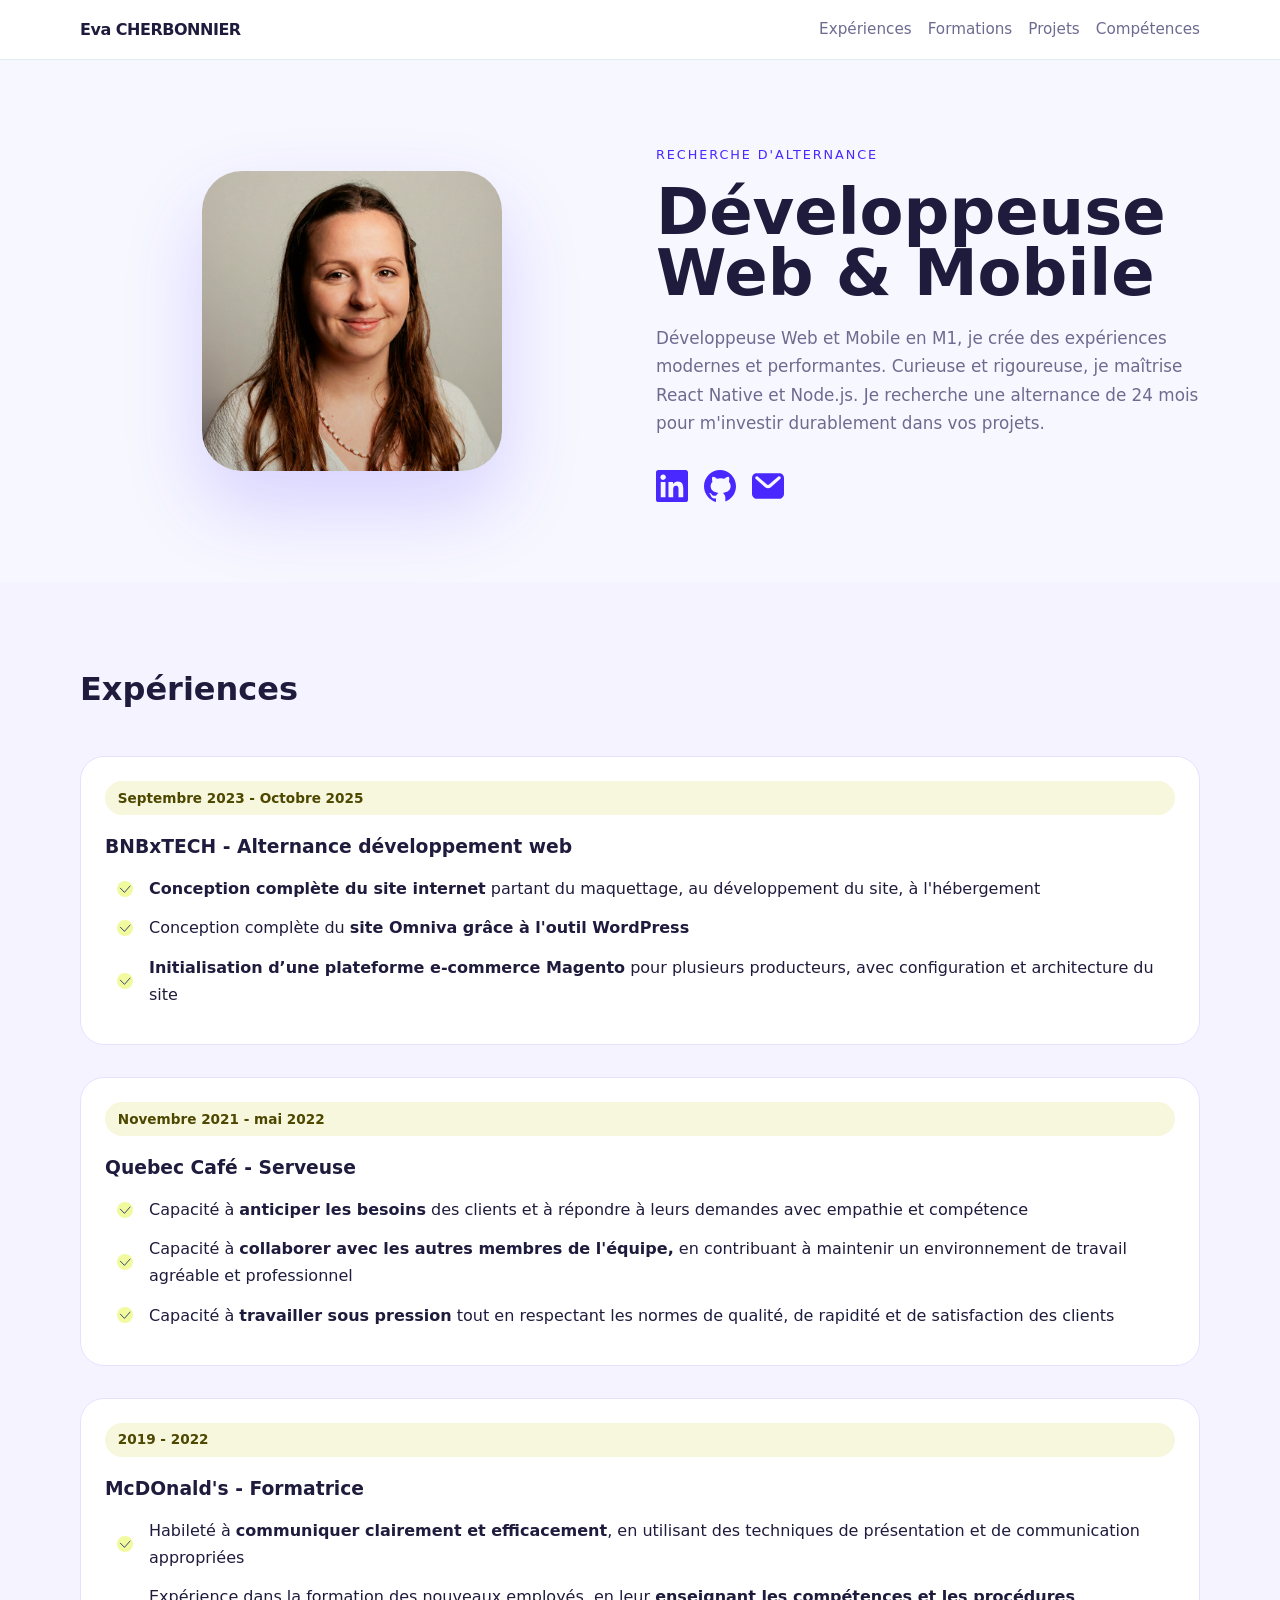
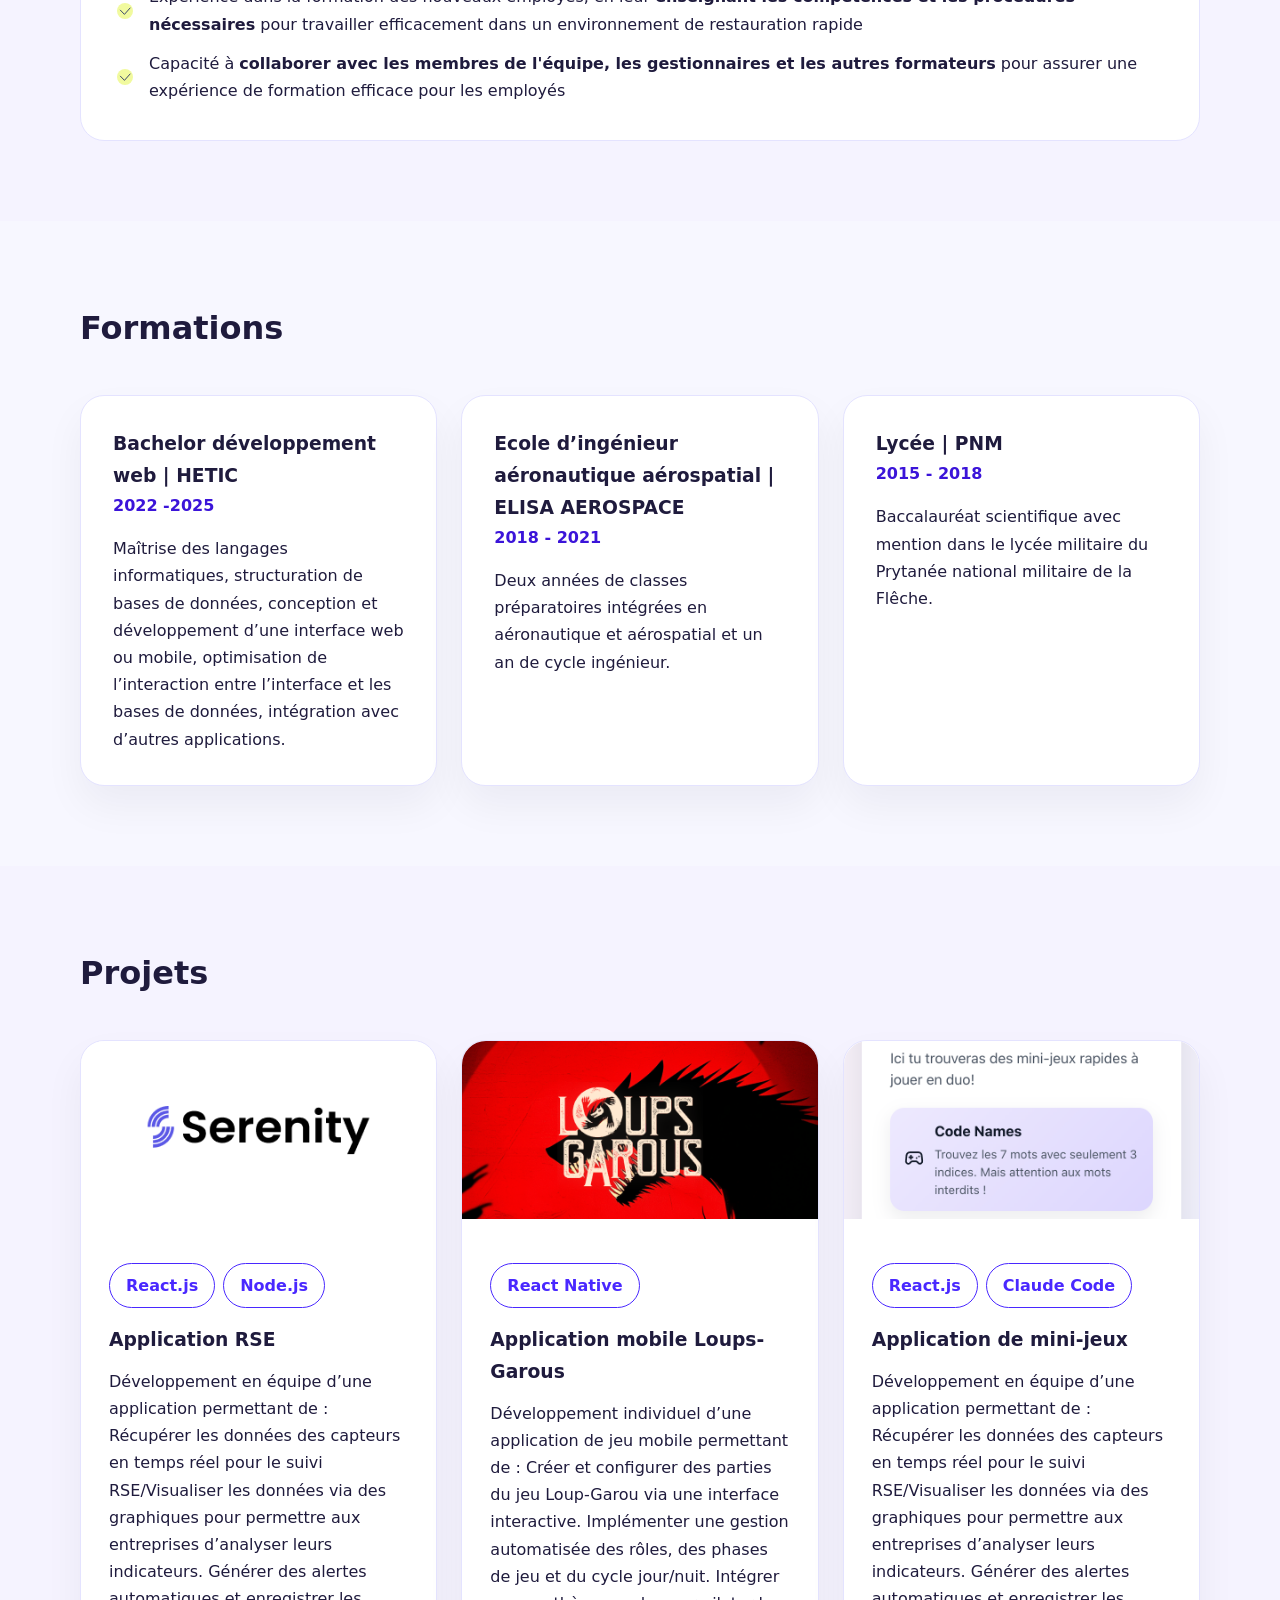
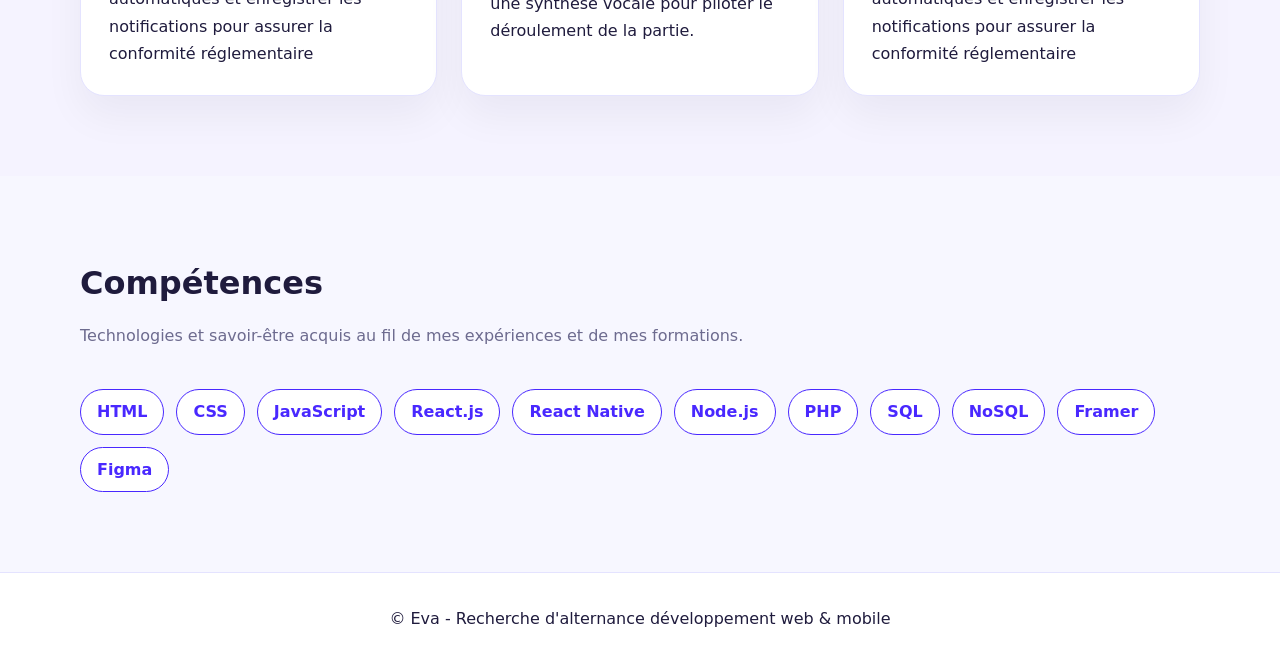
<file: index.html>
<!doctype html>
<html lang="fr">
  <head>
    <meta charset="UTF-8" />
    <meta name="viewport" content="width=device-width, initial-scale=1.0" />
    <title>Portfolio Alternance | Développement Web & Mobile</title>
    <link rel="stylesheet" href="styles.css" />
  </head>
  <body>
    <header class="site-header">
      <div class="container header-inner">
        <a href="index.html" class="logo">Eva CHERBONNIER</a>
        <button class="burger" aria-label="Menu">
          <span></span>
          <span></span>
          <span></span>
        </button>
        <nav class="site-nav">
          <a href="#experiences">Expériences</a>
          <a href="#formation">Formations</a>
          <a href="#projets">Projets</a>
          <a href="#skills">Compétences</a>
        </nav>
      </div>
    </header>

    <main>
      <section id="hero" class="hero section-padding">
        <div class="container hero-grid">
          <div class="hero-photo-card">
            <div class="hero-photo" aria-label="Photo de Eva"></div>
          </div>
          <div class="hero-text">
            <p class="eyebrow">Recherche d'alternance</p>
            <h1>Développeuse Web & Mobile</h1>
            <p class="hero-description">
              Développeuse Web et Mobile en M1, je crée des expériences modernes
              et performantes. Curieuse et rigoureuse, je maîtrise React Native
              et Node.js. Je recherche une alternance de 24 mois pour m'investir
              durablement dans vos projets.
            </p>
            <div class="hero-actions">
              <a href="https://www.linkedin.com/in/eva-cherbonnier"
                ><img
                  src="./assets/LinkedIn.svg"
                  alt="LinkedIn"
                  class="icon-link"
              /></a>
              <a href="https://github.com/cherbobs"
                ><img src="./assets/Github.svg" alt="GitHub" class="icon-link"
              /></a>
              <a href="mailto:cherbonniereva@gmail.com"
                ><img src="./assets/Mail.svg" alt="Mail" class="icon-link"
              /></a>
            </div>
          </div>
        </div>
      </section>

      <section id="experiences" class="section-padding section-muted">
        <div class="container">
          <div class="section-header">
            <h2>Expériences</h2>
          </div>
          <div class="timeline">
            <div class="timeline-item">
              <span class="timeline-date">Septembre 2023 - Octobre 2025</span>
              <div>
                <h3>BNBxTECH - Alternance développement web</h3>
                <div class="description">
                  <div class="text-point">
                    <img
                      src="./assets/bullet-point.svg"
                      alt="bullet point"
                      class="bullet-point"
                    />
                    <p>
                      <b>Conception complète du site internet</b> partant du
                      maquettage, au développement du site, à l'hébergement
                    </p>
                  </div>
                  <div class="text-point">
                    <img
                      src="./assets/bullet-point.svg"
                      alt="bullet point"
                      class="bullet-point"
                    />
                    <p>
                      Conception complète du
                      <b>site Omniva grâce à l'outil WordPress</b>
                    </p>
                  </div>
                  <div class="text-point">
                    <img
                      src="./assets/bullet-point.svg"
                      alt="bullet point"
                      class="bullet-point"
                    />
                    <p>
                      <b>Initialisation d’une plateforme e-commerce Magento</b>
                      pour plusieurs producteurs, avec configuration et
                      architecture du site
                    </p>
                  </div>
                </div>
              </div>
            </div>
            <div class="timeline-item">
              <span class="timeline-date">Novembre 2021 - mai 2022</span>
              <div>
                <h3>Quebec Café - Serveuse</h3>
                <div class="description">
                  <div class="text-point">
                    <img
                      src="./assets/bullet-point.svg"
                      alt="bullet point"
                      class="bullet-point"
                    />
                    <p>
                      Capacité à <b>anticiper les besoins</b> des clients et à
                      répondre à leurs demandes avec empathie et compétence
                    </p>
                  </div>
                  <div class="text-point">
                    <img
                      src="./assets/bullet-point.svg"
                      alt="bullet point"
                      class="bullet-point"
                    />
                    <p>
                      Capacité à
                      <b>collaborer avec les autres membres de l'équipe,</b> en
                      contribuant à maintenir un environnement de travail
                      agréable et professionnel
                    </p>
                  </div>
                  <div class="text-point">
                    <img
                      src="./assets/bullet-point.svg"
                      alt="bullet point"
                      class="bullet-point"
                    />
                    <p>
                      Capacité à <b>travailler sous pression</b> tout en
                      respectant les normes de qualité, de rapidité et de
                      satisfaction des clients
                    </p>
                  </div>
                </div>
              </div>
            </div>
            <div class="timeline-item">
              <span class="timeline-date">2019 - 2022</span>
              <div>
                <h3>McDOnald's - Formatrice</h3>
                <div class="description">
                  <div class="text-point">
                    <img
                      src="./assets/bullet-point.svg"
                      alt="bullet point"
                      class="bullet-point"
                    />
                    <p>
                      Habileté à
                      <b>communiquer clairement et efficacement</b>, en
                      utilisant des techniques de présentation et de
                      communication appropriées
                    </p>
                  </div>
                  <div class="text-point">
                    <img
                      src="./assets/bullet-point.svg"
                      alt="bullet point"
                      class="bullet-point"
                    />
                    <p>
                      Expérience dans la formation des nouveaux employés, en
                      leur
                      <b
                        >enseignant les compétences et les procédures
                        nécessaires</b
                      >
                      pour travailler efficacement dans un environnement de
                      restauration rapide
                    </p>
                  </div>
                  <div class="text-point">
                    <img
                      src="./assets/bullet-point.svg"
                      alt="bullet point"
                      class="bullet-point"
                    />
                    <p>
                      Capacité à
                      <b
                        >collaborer avec les membres de l'équipe, les
                        gestionnaires et les autres formateurs</b
                      >
                      pour assurer une expérience de formation efficace pour les
                      employés
                    </p>
                  </div>
                </div>
              </div>
            </div>
          </div>
        </div>
      </section>

      <section id="formation" class="section-padding">
        <div class="container">
          <div class="section-header">
            <h2>Formations</h2>
          </div>
          <div class="card-grid">
            <article class="project-card">
              <h3>Bachelor développement web | HETIC</h3>
              <p class="meta">2022 -2025</p>
              <p>
                Maîtrise des langages informatiques, structuration de bases de
                données, conception et développement d’une interface web ou
                mobile, optimisation de l’interaction entre l’interface et les
                bases de données, intégration avec d’autres applications.
              </p>
            </article>
            <article class="project-card">
              <h3>
                Ecole d’ingénieur aéronautique aérospatial | ELISA AEROSPACE
              </h3>
              <p class="meta">2018 - 2021</p>
              <p>
                Deux années de classes préparatoires intégrées en aéronautique
                et aérospatial et un an de cycle ingénieur.
              </p>
            </article>
            <article class="project-card">
              <h3>Lycée | PNM</h3>
              <p class="meta">2015 - 2018</p>
              <p>
                Baccalauréat scientifique avec mention dans le lycée militaire
                du Prytanée national militaire de la Flêche.
              </p>
            </article>
          </div>
        </div>
      </section>

      <section id="projets" class="section-padding section-muted">
        <div class="container">
          <div class="section-header">
            <h2>Projets</h2>
            <p></p>
          </div>
          <div class="card-grid">
            <a href="serenity.html" class="card card-link">
              <img
                src="./assets/serenity.png"
                alt="Portfolio interactif"
                class="project-image"
              />
              <div class="card-text">
                <div class="stack-tags">
                  <span class="skill">React.js</span>
                  <span class="skill">Node.js</span>
                </div>
                <h3>Application RSE</h3>
                <p>
                  Développement en équipe d’une application permettant de :
                  Récupérer les données des capteurs en temps réel pour le suivi
                  RSE/Visualiser les données via des graphiques pour permettre
                  aux entreprises d’analyser leurs indicateurs. Générer des
                  alertes automatiques et enregistrer les notifications pour
                  assurer la conformité réglementaire
                </p>
              </div>
            </a>
            <a href="werewolf.html" class="card card-link">
              <img
                src="./assets/werewolf.png"
                alt="Application mobile"
                class="project-image"
              />
              <div class="card-text">
                <div class="stack-tags">
                  <span class="skill">React Native</span>
                </div>

                <h3>Application mobile Loups-Garous</h3>
                <p>
                  Développement individuel d’une application de jeu mobile
                  permettant de : Créer et configurer des parties du jeu
                  Loup-Garou via une interface interactive. Implémenter une
                  gestion automatisée des rôles, des phases de jeu et du cycle
                  jour/nuit. Intégrer une synthèse vocale pour piloter le
                  déroulement de la partie.
                </p>
              </div>
            </a>
            <a href="minigames.html" class="card card-link">
              <img
                src="./assets/mini-games.png"
                alt="Portfolio interactif"
                class="project-image"
              />
              <div class="card-text">
                <div class="stack-tags">
                  <span class="skill">React.js</span>
                  <span class="skill">Claude Code</span>
                </div>
                <h3>Application de mini-jeux</h3>
                <p>
                  Développement en équipe d’une application permettant de :
                  Récupérer les données des capteurs en temps réel pour le suivi
                  RSE/Visualiser les données via des graphiques pour permettre
                  aux entreprises d’analyser leurs indicateurs. Générer des
                  alertes automatiques et enregistrer les notifications pour
                  assurer la conformité réglementaire
                </p>
              </div>
            </a>
          </div>
        </div>
      </section>

      <section id="skills" class="section-padding">
        <div class="container">
          <div class="section-header">
            <h2>Compétences</h2>
            <p>
              Technologies et savoir-être acquis au fil de mes expériences et de
              mes formations.
            </p>
          </div>
          <div class="skills-grid">
            <span class="skill">HTML</span>
            <span class="skill">CSS</span>
            <span class="skill">JavaScript</span>
            <span class="skill">React.js</span>
            <span class="skill">React Native</span>
            <span class="skill">Node.js</span>
            <span class="skill">PHP</span>
            <span class="skill">SQL</span>
            <span class="skill">NoSQL</span>
            <span class="skill">Framer</span>
            <span class="skill">Figma</span>
          </div>
        </div>
      </section>
    </main>

    <footer class="site-footer">
      <div class="container footer-inner">
        <p>
          © <span id="currentYear"></span> Eva - Recherche d'alternance
          développement web & mobile
        </p>
      </div>
    </footer>

    <script src="script.js"></script>
  </body>
</html>
</file>
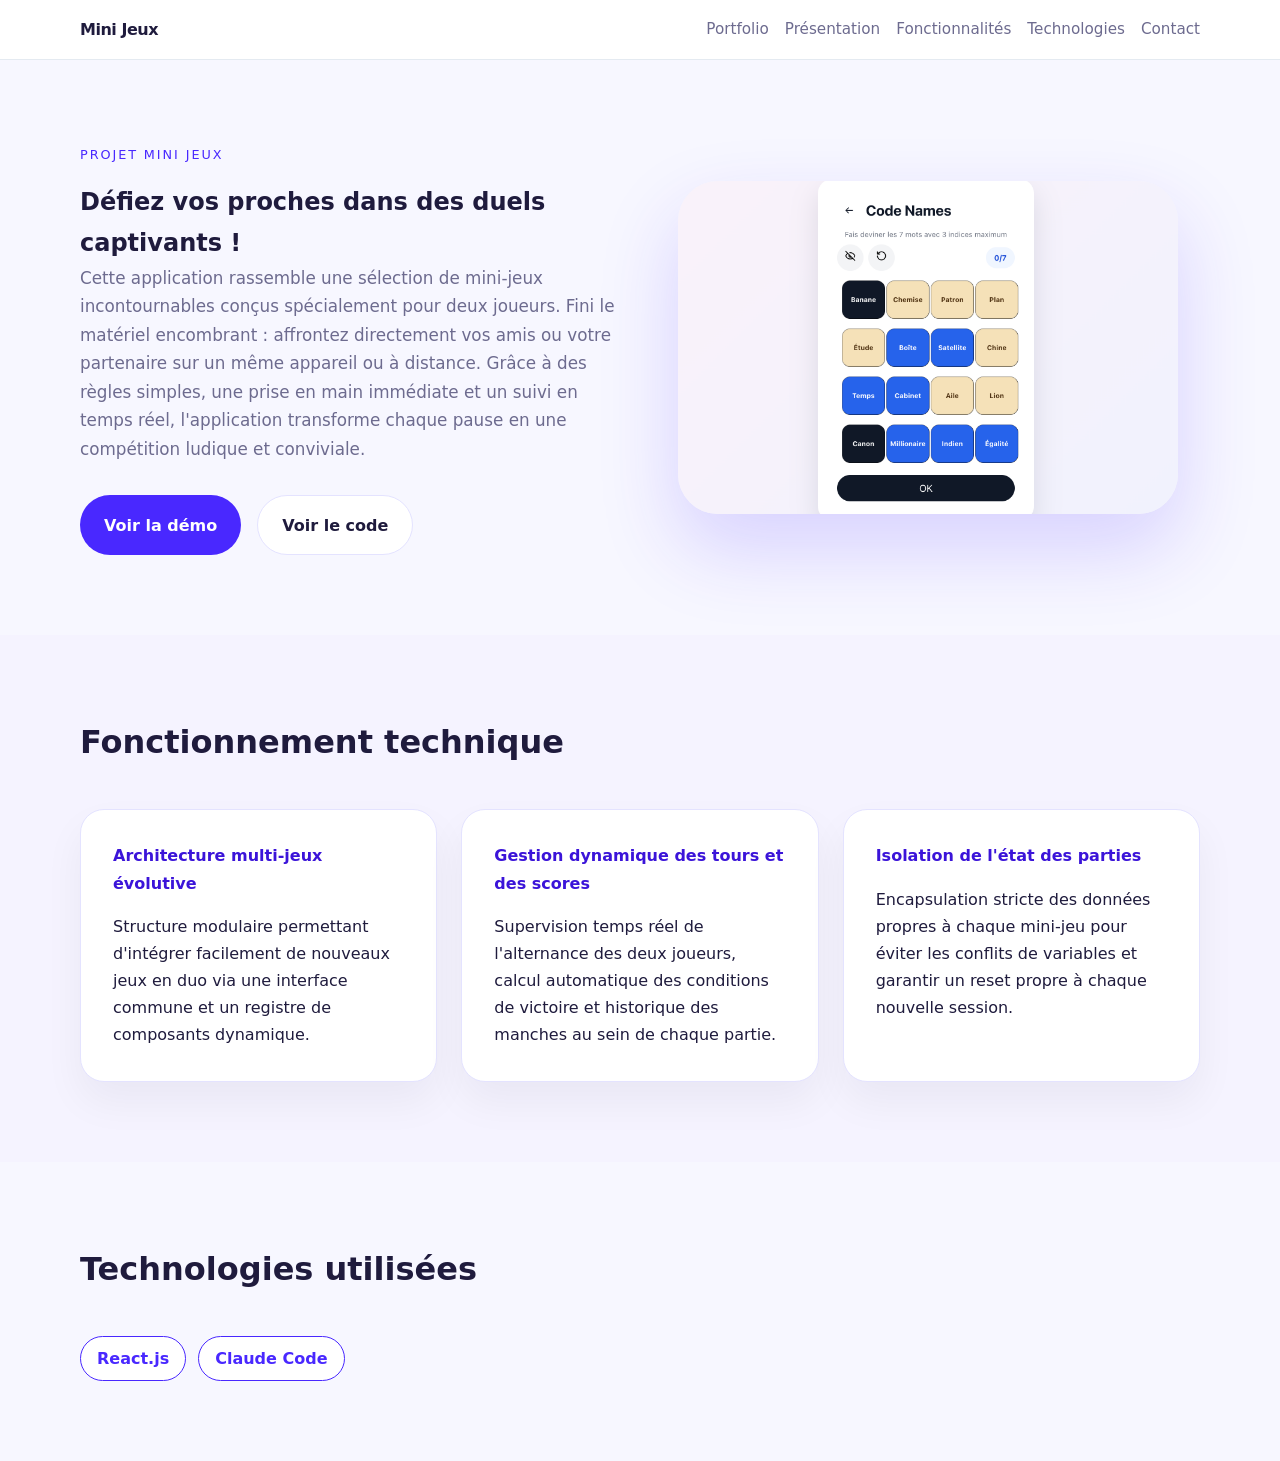
<file: minigames.html>
<!doctype html>
<html lang="fr">
  <head>
    <meta charset="UTF-8" />
    <meta name="viewport" content="width=device-width, initial-scale=1.0" />
    <title>Mini Jeux | Projet de présentation</title>
    <link rel="stylesheet" href="styles.css" />
  </head>
  <body>
    <header class="site-header">
      <div class="container header-inner">
        <div class="logo">Mini Jeux</div>
        <nav class="site-nav">
          <a href="index.html#projets">Portfolio</a>
          <a href="#presentation">Présentation</a>
          <a href="#fonctionnalites">Fonctionnalités</a>
          <a href="#tech">Technologies</a>
          <a href="#contact">Contact</a>
        </nav>
      </div>
    </header>

    <main>
      <section id="presentation" class="hero section-padding">
        <div class="container hero-grid">
          <div class="hero-text">
            <p class="eyebrow">Projet Mini Jeux</p>
            <h2>Défiez vos proches dans des duels captivants !</h2>
            <p class="hero-description">
              Cette application rassemble une sélection de mini-jeux
              incontournables conçus spécialement pour deux joueurs. Fini le
              matériel encombrant : affrontez directement vos amis ou votre
              partenaire sur un même appareil ou à distance. Grâce à des règles
              simples, une prise en main immédiate et un suivi en temps réel,
              l'application transforme chaque pause en une compétition ludique
              et conviviale.
            </p>
            <div class="hero-actions">
              <a href="https://mini-jeux-six.vercel.app/" class="button"
                >Voir la démo</a
              >
              <a
                href="https://github.com/cherbobs/mini-jeux"
                class="button button-secondary"
                >Voir le code</a
              >
            </div>
          </div>
          <div class="hero-photo-card">
            <div
              class="hero-photo-minigames"
              aria-label="Illustration de l'application Mini Jeux"
            ></div>
          </div>
        </div>
      </section>

      <section id="fonctionnalites" class="section-padding section-muted">
        <div class="container">
          <div class="section-header">
            <h2>Fonctionnement technique</h2>
          </div>
          <div class="card-grid">
            <article class="project-card">
              <p class="meta">Architecture multi-jeux évolutive</p>
              <p>
                Structure modulaire permettant d'intégrer facilement de nouveaux
                jeux en duo via une interface commune et un registre de
                composants dynamique.
              </p>
            </article>
            <article class="project-card">
              <p class="meta">Gestion dynamique des tours et des scores</p>
              <p>
                Supervision temps réel de l'alternance des deux joueurs, calcul
                automatique des conditions de victoire et historique des manches
                au sein de chaque partie.
              </p>
            </article>
            <article class="project-card">
              <p class="meta">Isolation de l'état des parties</p>
              <p>
                Encapsulation stricte des données propres à chaque mini-jeu pour
                éviter les conflits de variables et garantir un reset propre à
                chaque nouvelle session.
              </p>
            </article>
          </div>
        </div>
      </section>

      <section id="tech" class="section-padding">
        <div class="container">
          <div class="section-header">
            <h2>Technologies utilisées</h2>
          </div>
          <div class="skills-grid">
            <span class="skill">React.js</span>
            <span class="skill">Claude Code</span>
          </div>
        </div>
      </section>
    </main>
  </body>
</html>
</file>
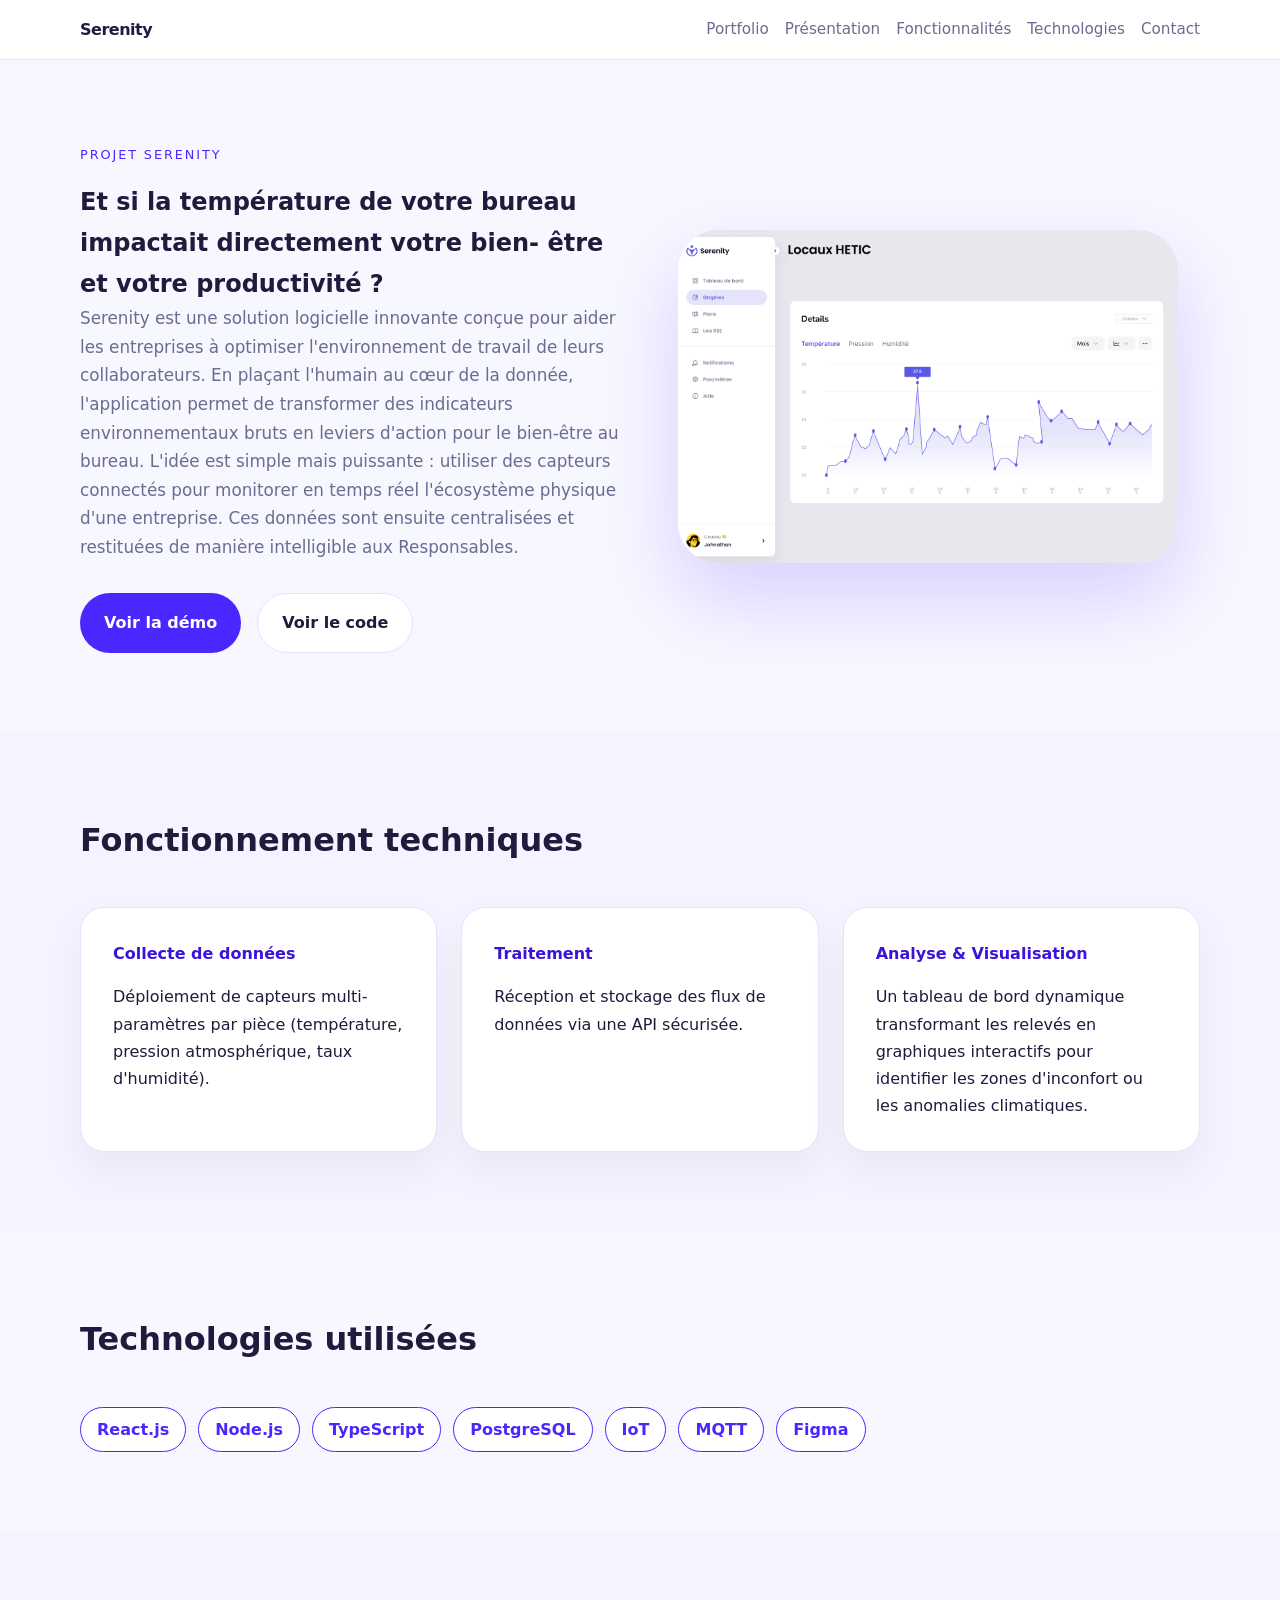
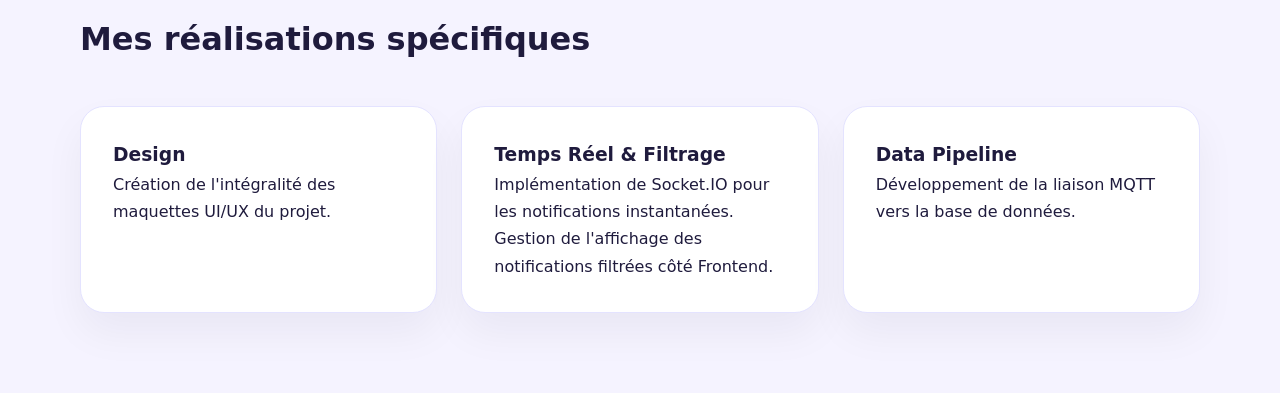
<file: serenity.html>
<!doctype html>
<html lang="fr">
  <head>
    <meta charset="UTF-8" />
    <meta name="viewport" content="width=device-width, initial-scale=1.0" />
    <title>Serenity | Projet de présentation</title>
    <link rel="stylesheet" href="styles.css" />
  </head>
  <body>
    <header class="site-header">
      <div class="container header-inner">
        <div class="logo">Serenity</div>
        <nav class="site-nav">
          <a href="index.html#projets">Portfolio</a>
          <a href="#presentation">Présentation</a>
          <a href="#fonctionnalites">Fonctionnalités</a>
          <a href="#tech">Technologies</a>
          <a href="#contact">Contact</a>
        </nav>
      </div>
    </header>

    <main>
      <section id="presentation" class="hero section-padding">
        <div class="container hero-grid">
          <div class="hero-text">
            <p class="eyebrow">Projet Serenity</p>
            <h2>
              Et si la température de votre bureau impactait directement votre
              bien- être et votre productivité ?
            </h2>
            <p class="hero-description">
              Serenity est une solution logicielle innovante conçue pour aider
              les entreprises à optimiser l'environnement de travail de leurs
              collaborateurs. En plaçant l'humain au cœur de la donnée,
              l'application permet de transformer des indicateurs
              environnementaux bruts en leviers d'action pour le bien-être au
              bureau. L'idée est simple mais puissante : utiliser des capteurs
              connectés pour monitorer en temps réel l'écosystème physique d'une
              entreprise. Ces données sont ensuite centralisées et restituées de
              manière intelligible aux Responsables.
            </p>
            <div class="hero-actions">
              <a href="https://serenity-front-react.vercel.app" class="button"
                >Voir la démo</a
              >
              <a
                href="https://github.com/Groupe-5-fil-rouge/serenity-backend"
                class="button button-secondary"
                >Voir le code</a
              >
            </div>
          </div>
          <div class="hero-photo-card">
            <div
              class="hero-photo-serenity"
              aria-label="Illustration du projet Serenity"
            ></div>
          </div>
        </div>
      </section>

      <section id="fonctionnalites" class="section-padding section-muted">
        <div class="container">
          <div class="section-header">
            <h2>Fonctionnement techniques</h2>
          </div>
          <div class="card-grid">
            <article class="project-card">
              <p class="meta">Collecte de données</p>
              <p>
                Déploiement de capteurs multi-paramètres par pièce (température,
                pression atmosphérique, taux d'humidité).
              </p>
            </article>
            <article class="project-card">
              <p class="meta">Traitement</p>
              <p>
                Réception et stockage des flux de données via une API sécurisée.
              </p>
            </article>
            <article class="project-card">
              <p class="meta">Analyse & Visualisation</p>
              <p>
                Un tableau de bord dynamique transformant les relevés en
                graphiques interactifs pour identifier les zones d'inconfort ou
                les anomalies climatiques.
              </p>
            </article>
          </div>
        </div>
      </section>

      <section id="tech" class="section-padding">
        <div class="container">
          <div class="section-header">
            <h2>Technologies utilisées</h2>
          </div>
          <div class="skills-grid">
            <span class="skill">React.js</span>
            <span class="skill">Node.js</span>
            <span class="skill">TypeScript</span>
            <span class="skill">PostgreSQL</span>
            <span class="skill">IoT</span>
            <span class="skill">MQTT</span>
            <span class="skill">Figma</span>
          </div>
        </div>
      </section>

      <section id="contact" class="section-padding section-muted">
        <div class="container">
          <div class="section-header">
            <h2>Mes réalisations spécifiques</h2>
          </div>
          <div class="card-grid">
            <article class="project-card">
              <h3>Design</h3>
              <p>Création de l'intégralité des maquettes UI/UX du projet.</p>
            </article>
            <article class="project-card">
              <h3>Temps Réel & Filtrage</h3>
              <p>
                Implémentation de Socket.IO pour les notifications instantanées.
                Gestion de l'affichage des notifications filtrées côté Frontend.
              </p>
            </article>
            <article class="project-card">
              <h3>Data Pipeline</h3>
              <p>Développement de la liaison MQTT vers la base de données.</p>
            </article>
          </div>
        </div>
      </section>
    </main>
  </body>
</html>
</file>
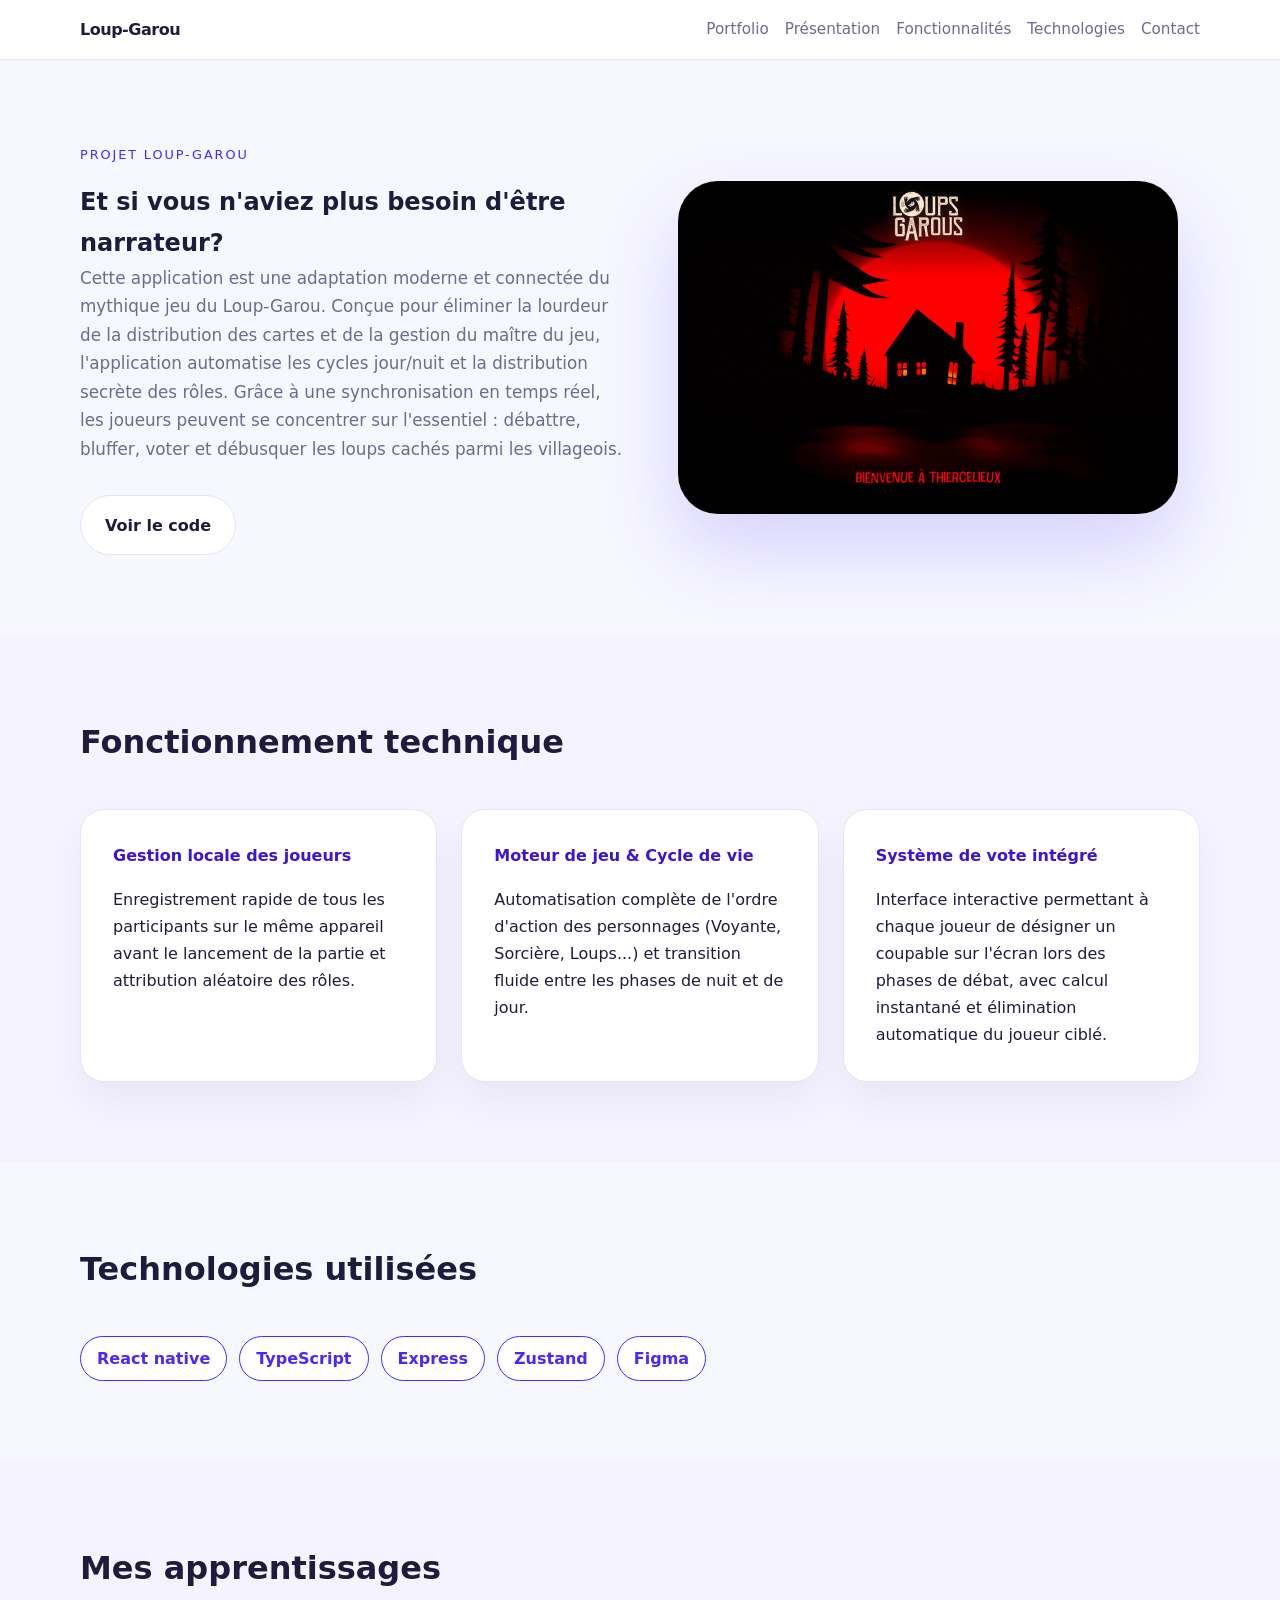
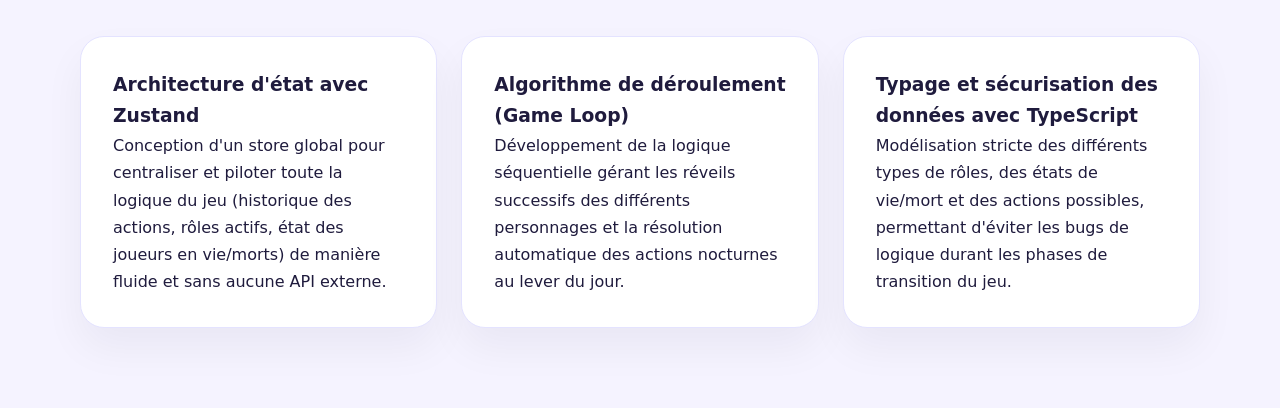
<file: werewolf.html>
<!doctype html>
<html lang="fr">
  <head>
    <meta charset="UTF-8" />
    <meta name="viewport" content="width=device-width, initial-scale=1.0" />
    <title>Loup-Garou | Projet de présentation</title>
    <link rel="stylesheet" href="styles.css" />
  </head>
  <body>
    <header class="site-header">
      <div class="container header-inner">
        <div class="logo">Loup-Garou</div>
        <nav class="site-nav">
          <a href="index.html#projets">Portfolio</a>
          <a href="#presentation">Présentation</a>
          <a href="#fonctionnalites">Fonctionnalités</a>
          <a href="#tech">Technologies</a>
          <a href="#contact">Contact</a>
        </nav>
      </div>
    </header>

    <main>
      <section id="presentation" class="hero section-padding">
        <div class="container hero-grid">
          <div class="hero-text">
            <p class="eyebrow">Projet Loup-Garou</p>
            <h2>Et si vous n'aviez plus besoin d'être narrateur?</h2>
            <p class="hero-description">
              Cette application est une adaptation moderne et connectée du
              mythique jeu du Loup-Garou. Conçue pour éliminer la lourdeur de la
              distribution des cartes et de la gestion du maître du jeu,
              l'application automatise les cycles jour/nuit et la distribution
              secrète des rôles. Grâce à une synchronisation en temps réel, les
              joueurs peuvent se concentrer sur l'essentiel : débattre, bluffer,
              voter et débusquer les loups cachés parmi les villageois.
            </p>
            <div class="hero-actions">
              <a
                href="https://github.com/cherbobs/loup-garou-frontend"
                class="button button-secondary"
                >Voir le code</a
              >
            </div>
          </div>
          <div class="hero-photo-card">
            <div
              class="hero-photo-werewolf"
              aria-label="Illustration de l'application Loup-Garou"
            ></div>
          </div>
        </div>
      </section>

      <section id="fonctionnalites" class="section-padding section-muted">
        <div class="container">
          <div class="section-header">
            <h2>Fonctionnement technique</h2>
          </div>
          <div class="card-grid">
            <article class="project-card">
              <p class="meta">Gestion locale des joueurs</p>
              <p>
                Enregistrement rapide de tous les participants sur le même
                appareil avant le lancement de la partie et attribution
                aléatoire des rôles.
              </p>
            </article>
            <article class="project-card">
              <p class="meta">Moteur de jeu & Cycle de vie</p>
              <p>
                Automatisation complète de l'ordre d'action des personnages
                (Voyante, Sorcière, Loups...) et transition fluide entre les
                phases de nuit et de jour.
              </p>
            </article>
            <article class="project-card">
              <p class="meta">Système de vote intégré</p>
              <p>
                Interface interactive permettant à chaque joueur de désigner un
                coupable sur l'écran lors des phases de débat, avec calcul
                instantané et élimination automatique du joueur ciblé.
              </p>
            </article>
          </div>
        </div>
      </section>

      <section id="tech" class="section-padding">
        <div class="container">
          <div class="section-header">
            <h2>Technologies utilisées</h2>
          </div>
          <div class="skills-grid">
            <span class="skill">React native</span>
            <span class="skill">TypeScript</span>
            <span class="skill">Express</span>
            <span class="skill">Zustand</span>
            <span class="skill">Figma</span>
          </div>
        </div>
      </section>
    </main>
    <section id="contact" class="section-padding section-muted">
      <div class="container">
        <div class="section-header">
          <h2>Mes apprentissages</h2>
        </div>
        <div class="card-grid">
          <article class="project-card">
            <h3>Architecture d'état avec Zustand</h3>
            <p>
              Conception d'un store global pour centraliser et piloter toute la
              logique du jeu (historique des actions, rôles actifs, état des
              joueurs en vie/morts) de manière fluide et sans aucune API
              externe.
            </p>
          </article>
          <article class="project-card">
            <h3>Algorithme de déroulement (Game Loop)</h3>
            <p>
              Développement de la logique séquentielle gérant les réveils
              successifs des différents personnages et la résolution automatique
              des actions nocturnes au lever du jour.
            </p>
          </article>
          <article class="project-card">
            <h3>Typage et sécurisation des données avec TypeScript</h3>
            <p>
              Modélisation stricte des différents types de rôles, des états de
              vie/mort et des actions possibles, permettant d'éviter les bugs de
              logique durant les phases de transition du jeu.
            </p>
          </article>
        </div>
      </div>
    </section>
  </body>
</html>
</file>
<file: styles.css>
:root {
  --bg: #f7f7ff;
  --surface: #ffffff;
  --text: #1f1b3d;
  --muted: #6d6b8f;
  --primary: #4928ff;
  --primary-strong: #3b14d9;
  --accent: #f1fa9e;
  --border: #e4e3ff;
  --radius: 24px;
}

* {
  box-sizing: border-box;
  margin: 0;
}

html {
  scroll-behavior: smooth;
}

body {
  margin: 0;
  font-family:
    Inter,
    system-ui,
    -apple-system,
    BlinkMacSystemFont,
    "Segoe UI",
    sans-serif;
  color: var(--text);
  background: var(--bg);
  line-height: 1.7;
}

img {
  max-width: 100%;
  display: block;
}

.container {
  width: min(1120px, calc(100% - 2rem));
  margin: 0 auto;
}

.site-header {
  position: sticky;
  top: 0;
  z-index: 10;
  background: rgba(255, 255, 255, 0.95);
  backdrop-filter: blur(12px);
  border-bottom: 1px solid rgba(226, 232, 240, 0.9);
}

.header-inner {
  display: flex;
  align-items: center;
  justify-content: space-between;
  gap: 1rem;
  padding: 1rem 0;
}

.logo {
  text-decoration: none;
  font-weight: 700;
  letter-spacing: -0.03em;
  color: var(--text);
}

.site-nav {
  display: flex;
  flex-wrap: wrap;
  gap: 1rem;
}

.burger {
  display: none;
  flex-direction: column;
  justify-content: space-between;
  width: 24px;
  height: 18px;
  background: none;
  border: none;
  cursor: pointer;
  padding: 0;
}

.burger span {
  display: block;
  width: 100%;
  height: 2px;
  background: var(--text);
  border-radius: 2px;
  transition: all 0.3s ease;
}

.site-nav a {
  color: var(--muted);
  text-decoration: none;
  font-size: 0.95rem;
}

.site-nav a:hover {
  color: var(--text);
}

.section-padding {
  padding: 5rem 0;
}

.section-muted {
  background: #f5f3ff;
}

.section-header {
  max-width: 720px;
  margin-bottom: 2.5rem;
}

.section-header h2 {
  margin: 0 0 0.75rem;
  font-size: clamp(2rem, 2.5vw, 2.75rem);
}

.section-header p {
  margin: 0;
  color: var(--muted);
}

.hero-grid {
  display: grid;
  grid-template-columns: 1fr 1fr;
  align-items: center;
  gap: 2rem;
}

.hero-text .eyebrow {
  margin: 0 0 1rem;
  display: inline-block;
  color: var(--primary);
  text-transform: uppercase;
  letter-spacing: 0.15em;
  font-size: 0.8rem;
}

.hero-text h1 {
  margin: 0 0 1.25rem;
  font-size: clamp(2.75rem, 5vw, 4rem);
  line-height: 0.95;
}

.hero-description {
  max-width: 620px;
  margin-bottom: 2rem;
  color: var(--muted);
  font-size: 1.05rem;
}

.hero-actions {
  display: flex;
  flex-wrap: wrap;
  gap: 1rem;
}

.button {
  display: inline-flex;
  align-items: center;
  justify-content: center;
  padding: 0.95rem 1.5rem;
  border-radius: 999px;
  background: var(--primary);
  color: white;
  text-decoration: none;
  font-weight: 600;
  transition:
    transform 0.2s ease,
    background 0.2s ease;
}

.button:hover {
  transform: translateY(-1px);
  background: var(--primary-strong);
}

.button-secondary {
  background: #ffffff;
  color: var(--text);
  border: 1px solid var(--border);
}

.hero-photo-card {
  display: flex;
  justify-content: center;
}

.hero-photo-serenity {
  width: min(500px, 100%);
  aspect-ratio: 3 / 2;
  border-radius: 40px;
  background: url("./assets/graphes.png") center/cover no-repeat;
  box-shadow: 0 35px 80px rgba(73, 40, 255, 0.18);
  display: grid;
  place-items: center;
  color: #1f1b3d;
  font-size: 1.1rem;
  text-align: center;
  font-weight: 700;
  padding: 1.5rem;
}
.hero-photo-werewolf {
  width: min(500px, 100%);
  aspect-ratio: 3 / 2;
  border-radius: 40px;
  background: url("./assets/home-werewolf.png") center/cover no-repeat;
  box-shadow: 0 35px 80px rgba(73, 40, 255, 0.18);
  display: grid;
  place-items: center;
  color: #1f1b3d;
  font-size: 1.1rem;
  text-align: center;
  font-weight: 700;
  padding: 1.5rem;
}
.hero-photo-minigames {
  width: min(500px, 100%);
  aspect-ratio: 3 / 2;
  border-radius: 40px;
  background: url("./assets/codename.png") center/cover no-repeat;
  box-shadow: 0 35px 80px rgba(73, 40, 255, 0.18);
  display: grid;
  place-items: center;
  color: #1f1b3d;
  font-size: 1.1rem;
  text-align: center;
  font-weight: 700;
  padding: 1.5rem;
}
.hero-photo {
  width: min(300px, 100%);
  aspect-ratio: 1/1;
  border-radius: 40px;
  background: url("./assets/photo.png") center/cover no-repeat;
  box-shadow: 0 35px 80px rgba(73, 40, 255, 0.18);
  display: grid;
  place-items: center;
  color: #1f1b3d;
  font-size: 1.1rem;
  text-align: center;
  font-weight: 700;
  padding: 1.5rem;
}
.card-grid {
  display: grid;
  gap: 1.5rem;
  grid-template-columns: repeat(3, minmax(0, 1fr));
}

.card {
  background: var(--surface);
  border: 1px solid var(--border);
  border-radius: var(--radius);
  padding: 0;
  box-shadow: 0 20px 40px rgba(15, 23, 42, 0.05);
  text-decoration: none;
  color: inherit;
  transition:
    transform 0.2s ease,
    box-shadow 0.2s ease,
    border-color 0.2s ease;
}

.card:hover,
.card.card-link:hover {
  transform: translateY(-3px);
  box-shadow: 0 30px 50px rgba(73, 40, 255, 0.15);
  border-color: rgba(73, 40, 255, 0.3);
}

.card h3 {
  margin-top: 0;
  margin-bottom: 0.75rem;
}

.card .project-image {
  width: 100%;
  height: auto;
  border-radius: var(--radius) var(--radius) 0 0;

  display: block;
}
.card .stack-tags {
  display: flex;
  gap: 0.5rem;
  flex-wrap: wrap;
  margin: 1rem 0;
}
.card .stack {
  margin-top: 1rem;
  font-size: 0.875rem;
  color: var(--muted);
  font-weight: 500;
}

.meta {
  margin: 0 0 1rem;
  color: var(--primary-strong);
  font-weight: 600;
}

.timeline {
  display: grid;
  gap: 2rem;
}

.timeline-item {
  display: grid;
  gap: 1rem;
  padding: 1.5rem;
  background: var(--surface);
  border: 1px solid var(--border);
  border-radius: var(--radius);
}

.timeline-date {
  display: inline-flex;
  padding: 0.35rem 0.8rem;
  background: #f7f7dd;
  color: #4d4700;
  border-radius: 999px;
  font-size: 0.85rem;
  font-weight: 700;
}

.skills-grid {
  display: flex;
  flex-wrap: wrap;
  gap: 0.75rem;
}

.skill {
  display: inline-flex;
  align-items: center;
  justify-content: center;
  padding: 0.5rem 1rem;
  border-radius: 999px;
  background: white;
  border: 1px solid var(--primary);
  color: var(--primary);
  font-weight: 600;
  flex-direction: row;
  width: fit-content;
}

.site-footer {
  padding: 2rem 0;
  background: white;
  border-top: 1px solid var(--border);
}

.footer-inner {
  display: flex;
  align-items: center;
  justify-content: center;
}

@media (max-width: 900px) {
  .hero-grid {
    grid-template-columns: 1fr;
  }

  .card-grid {
    grid-template-columns: 1fr;
  }

  .burger {
    display: flex;
  }

  .site-nav {
    display: none;
    position: absolute;
    top: 100%;
    left: 0;
    right: 0;
    background: white;
    flex-direction: column;
    padding: 1rem;
    border-bottom: 1px solid var(--border);
    gap: 0.5rem;
  }

  .site-nav.active {
    display: flex;
  }

  .site-nav a:hover {
    background: var(--border);
    border-radius: 8px;
  }
}

@media (max-width: 680px) {
  .hero-text h1 {
    font-size: 2.5rem;
  }
}

.icon-link {
  width: 32px;
  height: 32px;
}

.text-point {
  display: inline-flex;
  align-items: center;
  gap: 1rem;
}

.description {
  display: flex;
  flex-direction: column;
  gap: 0.75rem;
  margin: 0.75rem;
}

.card-text {
  padding: 1.75rem;
  gap: 0.5rem;
}

.project-card {
  background: var(--surface);
  border: 1px solid var(--border);
  border-radius: var(--radius);
  padding: 0;
  box-shadow: 0 20px 40px rgba(15, 23, 42, 0.05);
  text-decoration: none;
  color: inherit;
  padding: 2rem;
  transition:
    transform 0.2s ease,
    box-shadow 0.2s ease,
    border-color 0.2s ease;
}
</file>
